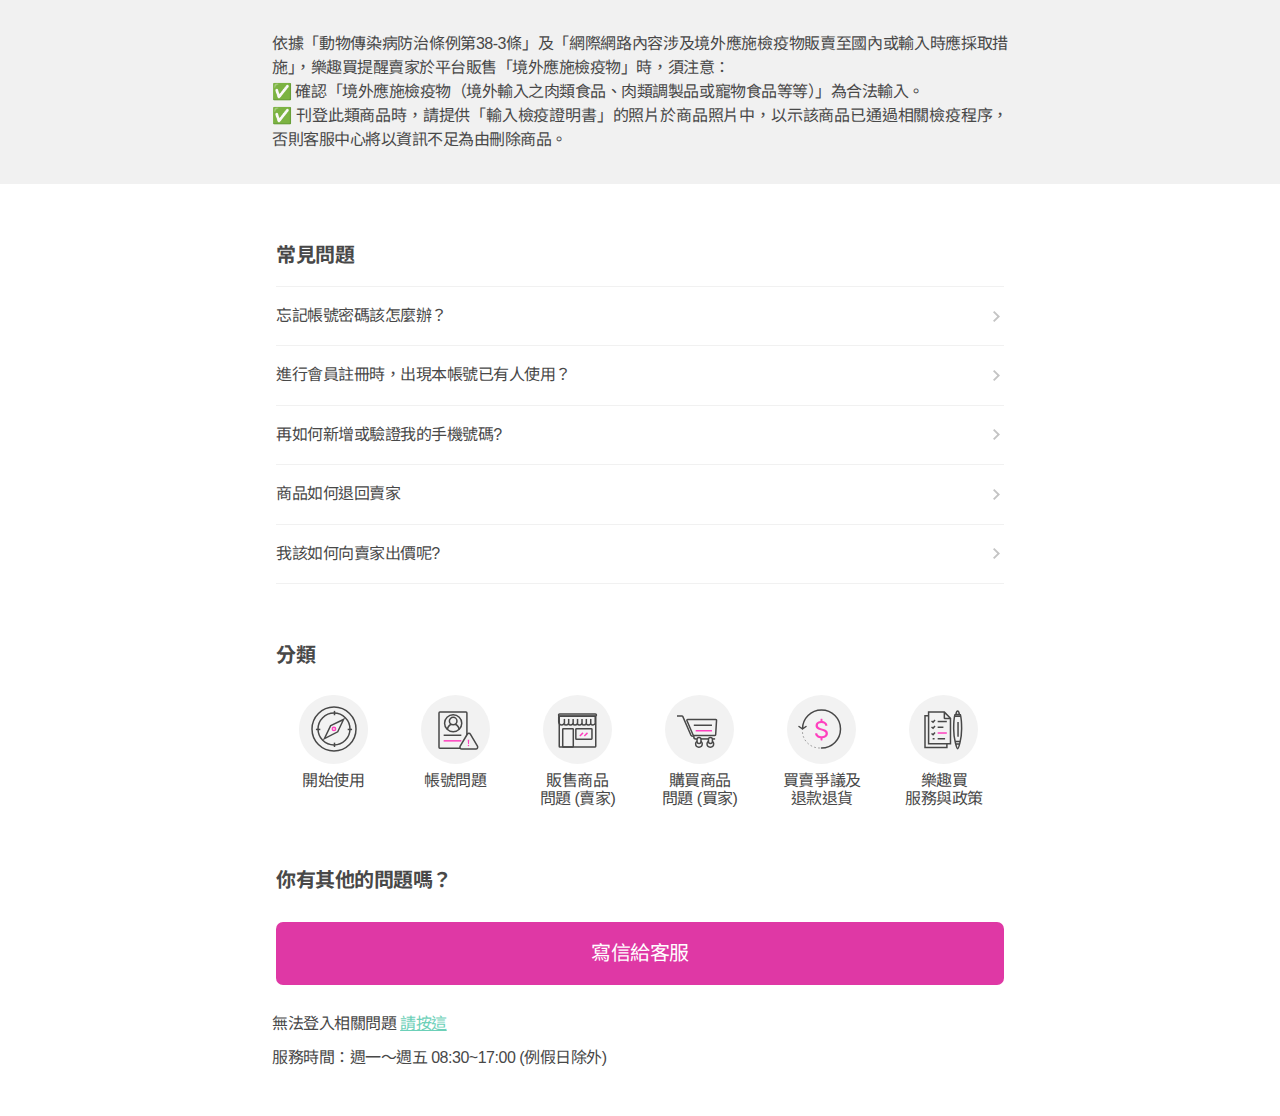
<file: index.html>
<!DOCTYPE html>
<html lang="zh-TW">

<head>
  <meta charset="UTF-8">
  <meta name="viewport" content="width=device-width, initial-scale=1">
  <!-- Google Font -->
  <link href="https://fonts.googleapis.com/css2?family=Noto+Sans+TC:wght@400;700&display=swap" rel="stylesheet">
  <title>Rakuma 購物幫助中心 </title>
  <link rel="stylesheet" href="styles.css?e0c57291fd2241369c89">
</head>
<body>
  <header class="gray">
    <div>
      依據「動物傳染病防治條例第38-3條」及「網際網路內容涉及境外應施檢疫物販賣至國內或輸入時應採取措施」，樂趣買提醒賣家於平台販售「境外應施檢疫物」時，須注意：<br/>
      ✅ 確認「境外應施檢疫物（境外輸入之肉類食品、肉類調製品或寵物食品等等）」為合法輸入。<br/>
      ✅ 刊登此類商品時，請提供「輸入檢疫證明書」的照片於商品照片中，以示該商品已通過相關檢疫程序，否則客服中心將以資訊不足為由刪除商品。
    </div>
  </header>

  <main>
    <h1>常見問題</h1>
    <a class="list-view-item" href="article1.html">忘記帳號密碼該怎麼辦？</a>
    <a class="list-view-item" href="article2.html">進行會員註冊時，出現本帳號已有人使用？</a>
    <a class="list-view-item" href="article3.html">再如何新增或驗證我的手機號碼?</a>
    <a class="list-view-item" href="article4.html">商品如何退回賣家</a>
    <a class="list-view-item" href="article5.html">我該如何向賣家出價呢?</a>

    <h1>分類</h1>
    <div class="category-layout">
      <a href="start.html">
        <img src="data:image/svg+xml,%3Csvg width='69' height='69' viewBox='0 0 69 69' fill='none' xmlns='http://www.w3.org/2000/svg'%3E%3Cpath d='M69 34.5C69 53.5538 53.5538 69 34.5 69C15.4462 69 0 53.5538 0 34.5C0 15.4462 15.4462 0 34.5 0C53.5538 0 69 15.4462 69 34.5Z' fill='%23F2F2F2'/%3E%3Cpath d='M34.9999 49.9811C43.8261 49.9811 50.9811 42.8261 50.9811 34C50.9811 25.1739 43.8261 18.0189 34.9999 18.0189C26.1738 18.0189 19.0188 25.1739 19.0188 34C19.0188 42.8261 26.1738 49.9811 34.9999 49.9811Z' stroke='%23484848' stroke-width='1.5' stroke-miterlimit='10'/%3E%3Cpath d='M35 56C47.1503 56 57 46.1503 57 34C57 21.8497 47.1503 12 35 12C22.8497 12 13 21.8497 13 34C13 46.1503 22.8497 56 35 56Z' stroke='%23484848' stroke-width='1.5' stroke-miterlimit='10'/%3E%3Cpath d='M34.9481 35.592C35.856 35.592 36.592 34.856 36.592 33.9481C36.592 33.0402 35.856 32.3042 34.9481 32.3042C34.0402 32.3042 33.3042 33.0402 33.3042 33.9481C33.3042 34.856 34.0402 35.592 34.9481 35.592Z' stroke='%23FE40BE' stroke-width='1.5' stroke-miterlimit='10'/%3E%3Cpath d='M31.6791 30.6792L44.547 24.4528L38.7357 36.8019L25.4526 43.5472L31.6791 30.6792Z' stroke='%23484848' stroke-width='1.5' stroke-miterlimit='10'/%3E%3Cpath d='M35.4961 15.8649L35.4961 20.2487' stroke='%23484848' stroke-width='1.5' stroke-miterlimit='10'/%3E%3Cpath d='M35.4961 47.6475L35.4961 52.0313' stroke='%23484848' stroke-width='1.5' stroke-miterlimit='10'/%3E%3Cpath d='M53.083 34.4443L48.6992 34.4443' stroke='%23484848' stroke-width='1.5' stroke-miterlimit='10'/%3E%3Cpath d='M21.3008 34.4443L16.917 34.4443' stroke='%23484848' stroke-width='1.5' stroke-miterlimit='10'/%3E%3C/svg%3E%0A" />
        開始使用
      </a>
      <a href="account.html">
        <img src="data:image/svg+xml,%3Csvg width='69' height='69' viewBox='0 0 69 69' fill='none' xmlns='http://www.w3.org/2000/svg'%3E%3Ccircle cx='34.5' cy='34.5' r='34.5' fill='%23F2F2F2'/%3E%3Cpath d='M44.9871 17H18.9306C18.4166 17 18 17.4166 18 17.9306V52.3623C18 52.8763 18.4166 53.2929 18.9306 53.2929H44.9871C45.501 53.2929 45.9176 52.8763 45.9176 52.3624V17.9306C45.9176 17.4166 45.501 17 44.9871 17Z' stroke='%23484848' stroke-width='1.5' stroke-miterlimit='10'/%3E%3Cpath d='M34.1667 29.2117C34.1667 29.2117 37.9607 30.977 37.9607 34.3116' stroke='%23484848' stroke-width='1.5' stroke-miterlimit='10'/%3E%3Cpath d='M32.1698 36.6655C36.9118 36.6655 40.756 32.8892 40.756 28.2309C40.756 23.5726 36.9118 19.7963 32.1698 19.7963C27.4277 19.7963 23.5835 23.5726 23.5835 28.2309C23.5835 32.8892 27.4277 36.6655 32.1698 36.6655Z' stroke='%23484848' stroke-width='1.5' stroke-miterlimit='10'/%3E%3Cpath d='M32.1697 29.8001C34.265 29.8001 35.9636 28.1315 35.9636 26.0732C35.9636 24.0149 34.265 22.3463 32.1697 22.3463C30.0743 22.3463 28.3757 24.0149 28.3757 26.0732C28.3757 28.1315 30.0743 29.8001 32.1697 29.8001Z' stroke='%23484848' stroke-width='1.5' stroke-miterlimit='10'/%3E%3Cpath d='M30.3725 29.2117C30.3725 29.2117 26.5786 30.977 26.5786 34.3116' stroke='%23484848' stroke-width='1.5' stroke-miterlimit='10'/%3E%3Cpath d='M22.6528 40.2647H40.334' stroke='%23484848' stroke-width='1.5' stroke-miterlimit='10'/%3E%3Cpath d='M22.6528 45.8482H40.334' stroke='%23FE40BE' stroke-width='1.5' stroke-miterlimit='10'/%3E%3Cpath d='M49.4877 39.2716C48.773 38.0465 47.0055 38.039 46.2804 39.258L39.1851 51.1874C38.4472 52.428 39.3412 54 40.7847 54H54.8389C56.2754 54 57.1704 52.4418 56.4466 51.201L49.4877 39.2716Z' fill='%23F1F1F1' stroke='%23484848' stroke-width='1.5' stroke-miterlimit='10'/%3E%3Cpath d='M47.0377 48.904H47.9195L48.1529 45.9472L48.1961 44.6591H46.761L46.8042 45.9472L47.0377 48.904ZM47.4786 51.2037C47.9108 51.2037 48.2394 50.8924 48.2394 50.4429C48.2394 49.9847 47.9108 49.6734 47.4786 49.6734C47.0463 49.6734 46.7178 49.9847 46.7178 50.4429C46.7178 50.8924 47.0377 51.2037 47.4786 51.2037Z' fill='%23FE40BE'/%3E%3C/svg%3E%0A" />
        帳號問題
      </a>
      <a href="seller.html">
        <img src="data:image/svg+xml,%3Csvg width='69' height='69' viewBox='0 0 69 69' fill='none' xmlns='http://www.w3.org/2000/svg'%3E%3Ccircle cx='34.5' cy='34.5' r='34.5' fill='%23F2F2F2'/%3E%3Cpath d='M52.1301 52.0224H16.8702C16.4844 52.0224 16.2529 51.7138 16.2529 51.4052V21.7776C16.2529 21.3918 16.5616 21.1603 16.8702 21.1603H52.1301C52.5158 21.1603 52.7473 21.469 52.7473 21.7776V51.328C52.7473 51.7138 52.5158 52.0224 52.1301 52.0224Z' stroke='%23484848' stroke-width='1.49211' stroke-miterlimit='10'/%3E%3Cpath d='M49.8924 29.956C49.0437 29.956 48.195 29.5703 47.6549 28.953C47.1148 29.5703 46.3432 29.956 45.4174 29.956C44.5687 29.956 43.72 29.5703 43.1799 28.953C42.6398 29.5703 41.8682 29.956 40.9424 29.956C40.0937 29.956 39.245 29.5703 38.7049 28.953C38.1648 29.5703 37.3932 29.956 36.4674 29.956C35.6187 29.956 34.77 29.5703 34.2299 28.953C33.6898 29.5703 32.9182 29.956 31.9924 29.956C31.1437 29.956 30.295 29.5703 29.7549 28.953C29.2148 29.5703 28.4432 29.956 27.5174 29.956C26.6687 29.956 25.82 29.5703 25.2799 28.953C24.7398 29.5703 23.9682 29.956 23.0424 29.956C22.1165 29.956 21.345 29.5703 20.8049 28.953C20.2648 29.5703 19.4932 29.956 18.5674 29.956C17.0243 29.956 15.7126 28.6444 15.7126 27.1013V21.7776C15.7126 21.3918 16.0213 21.1603 16.3299 21.1603H51.5898C51.9756 21.1603 52.207 21.469 52.207 21.7776V27.1013C52.7471 28.6444 51.5126 29.956 49.8924 29.956Z' stroke='%23484848' stroke-width='1.49211' stroke-miterlimit='10'/%3E%3Cpath d='M21.4224 23.9379V28.8759' stroke='%23484848' stroke-width='1.49211' stroke-miterlimit='10'/%3E%3Cpath d='M25.6658 23.9379V28.8759' stroke='%23484848' stroke-width='1.49211' stroke-miterlimit='10'/%3E%3Cpath d='M30.1407 23.9379V28.8759' stroke='%23484848' stroke-width='1.49211' stroke-miterlimit='10'/%3E%3Cpath d='M34.5387 23.9379V28.8759' stroke='%23484848' stroke-width='1.49211' stroke-miterlimit='10'/%3E%3Cpath d='M39.0134 23.9379V28.8759' stroke='%23484848' stroke-width='1.49211' stroke-miterlimit='10'/%3E%3Cpath d='M43.3344 23.9379V28.8759' stroke='%23484848' stroke-width='1.49211' stroke-miterlimit='10'/%3E%3Cpath d='M47.7321 23.9379V28.8759' stroke='%23484848' stroke-width='1.49211' stroke-miterlimit='10'/%3E%3Cpath d='M29.755 52.0224H20.3421C19.9563 52.0224 19.7249 51.7138 19.7249 51.4051V34.2767C19.7249 33.8909 20.0335 33.6595 20.3421 33.6595H29.6779C30.0636 33.6595 30.2951 33.9681 30.2951 34.2767V51.328C30.3723 51.7138 30.0636 52.0224 29.755 52.0224Z' stroke='%23484848' stroke-width='1.49211' stroke-miterlimit='10'/%3E%3Cpath d='M48.3492 44.3069H33.4583C33.0725 44.3069 32.8411 43.9982 32.8411 43.6896V34.2767C32.8411 33.8909 33.1497 33.6595 33.4583 33.6595H48.3492C48.735 33.6595 48.9665 33.9681 48.9665 34.2767V43.6125C48.9665 43.9982 48.735 44.3069 48.3492 44.3069Z' stroke='%23484848' stroke-width='1.49211' stroke-miterlimit='10'/%3E%3Cpath d='M40.0166 37.903L36.8533 40.9892' stroke='%23FE40BE' stroke-width='1.49211' stroke-miterlimit='10'/%3E%3Cpath d='M44.4914 37.903L41.328 40.9892' stroke='%23FE40BE' stroke-width='1.49211' stroke-miterlimit='10'/%3E%3Cpath d='M16.6385 19C16.0213 19 15.5583 19.4629 15.5583 20.0802C15.5583 20.6974 16.0213 21.1603 16.6385 21.1603H52.3614C52.9786 21.1603 53.4415 20.6974 53.4415 20.0802C53.4415 19.4629 52.9786 19 52.3614 19H16.6385Z' stroke='%23484848' stroke-width='1.49211' stroke-miterlimit='10'/%3E%3C/svg%3E%0A" />
        販售商品<br/>問題 (賣家)
      </a>
      <a href="buyer.html">
        <img src="data:image/svg+xml,%3Csvg width='69' height='69' viewBox='0 0 69 69' fill='none' xmlns='http://www.w3.org/2000/svg'%3E%3Ccircle cx='34.5' cy='34.5' r='34.5' fill='%23F2F2F2'/%3E%3Cpath d='M49.8426 40.4157H28.8089C28.5393 40.4157 28.2696 40.236 28.0898 39.9663L21.8876 25.5843C21.7977 25.3146 21.8876 25.045 21.9775 24.8652C22.1572 24.6854 22.337 24.5056 22.6067 24.5056H50.7415C50.9213 24.5056 51.1909 24.5955 51.2808 24.7753C51.4606 24.8652 51.5505 25.1348 51.5505 25.3146L50.6516 39.6966C50.6516 40.1461 50.2921 40.4157 49.8426 40.4157Z' stroke='%23484848' stroke-width='1.5' stroke-miterlimit='10'/%3E%3Cpath d='M46.9663 43.9214H50.1124' stroke='%23484848' stroke-width='1.5' stroke-miterlimit='10'/%3E%3Cpath d='M36 43.9214H43.1011' stroke='%23484848' stroke-width='1.5' stroke-miterlimit='10'/%3E%3Cpath d='M28.8091 40.4157V42.0337C28.8091 43.1124 29.708 43.9214 30.6967 43.9214H31.7754' stroke='%23484848' stroke-width='1.5' stroke-miterlimit='10'/%3E%3Cpath d='M12 21H17.0337C17.3034 21 17.573 21.1798 17.7528 21.4494L25.8427 40.0562C26.4719 41.3146 27.2809 41.3146 28.8989 41.3146' stroke='%23484848' stroke-width='1.5' stroke-miterlimit='10'/%3E%3Cpath d='M45.4382 48.4157C44.3596 48.4157 43.4607 47.5169 43.4607 46.4382V44.3708C43.4607 43.2921 44.3596 42.3933 45.4382 42.3933C46.5169 42.3933 47.4158 43.2921 47.4158 44.3708V46.4382C47.4158 47.5169 46.5169 48.4157 45.4382 48.4157Z' stroke='%23484848' stroke-width='1.5' stroke-miterlimit='10'/%3E%3Cpath d='M47.4157 46.2584C48.2247 46.8877 48.6741 47.8764 48.6741 48.8652C48.6741 50.6629 47.2359 52.191 45.3483 52.191C43.5505 52.191 42.0225 50.7528 42.0225 48.8652C42.0225 47.8764 42.4719 46.8877 43.2809 46.2584' stroke='%23484848' stroke-width='1.5' stroke-miterlimit='10'/%3E%3Cpath d='M34.0225 48.4157C32.9438 48.4157 32.0449 47.5169 32.0449 46.4382V44.3708C32.0449 43.2921 32.9438 42.3933 34.0225 42.3933C35.1011 42.3933 36 43.2921 36 44.3708V46.4382C36 47.5169 35.1011 48.4157 34.0225 48.4157Z' stroke='%23484848' stroke-width='1.5' stroke-miterlimit='10'/%3E%3Cpath d='M35.9999 46.2584C36.8089 46.8877 37.2584 47.8764 37.2584 48.8652C37.2584 50.6629 35.8202 52.191 33.9325 52.191C32.1348 52.191 30.6067 50.7528 30.6067 48.8652C30.6067 47.8764 31.0561 46.8877 31.8651 46.2584' stroke='%23484848' stroke-width='1.5' stroke-miterlimit='10'/%3E%3Cpath d='M46.9664 30.2584H28.8091' stroke='%23484848' stroke-width='1.5' stroke-miterlimit='10'/%3E%3Cpath d='M46.9662 35.7416H30.6965' stroke='%23FE40BE' stroke-width='1.5' stroke-miterlimit='10'/%3E%3C/svg%3E%0A" />
        購買商品<br/>問題 (買家)
      </a>
      <a href="conflict.html">
        <img src="data:image/svg+xml,%3Csvg width='69' height='69' viewBox='0 0 69 69' fill='none' xmlns='http://www.w3.org/2000/svg'%3E%3Ccircle cx='34.5' cy='34.5' r='34.5' fill='%23F2F2F2'/%3E%3Cpath d='M34.5 53C44.9934 53 53.5 44.4934 53.5 34C53.5 23.5066 44.9934 15 34.5 15C24.0066 15 15.5 23.5066 15.5 34M15.5 34L12 31.5M15.5 34L19 31.5' stroke='%23484848' stroke-width='1.5' stroke-linecap='round'/%3E%3Cpath d='M32.5 53C23.5 53 15.5 45.5 15.5 36.5' stroke='%23484848' stroke-width='0.5' stroke-miterlimit='16' stroke-linecap='round' stroke-linejoin='round' stroke-dasharray='1 3'/%3E%3Cpath d='M34.0772 45.4C33.9172 45.4 33.7812 45.352 33.6692 45.256C33.5732 45.16 33.5252 45.024 33.5252 44.848V43.168C32.4052 43.072 31.4372 42.816 30.6212 42.4C29.8212 41.968 29.2052 41.44 28.7732 40.816C28.3572 40.176 28.1332 39.496 28.1012 38.776C28.1012 38.648 28.1492 38.536 28.2452 38.44C28.3412 38.344 28.4612 38.296 28.6052 38.296H29.7572C30.0612 38.296 30.2692 38.456 30.3812 38.776C30.5252 39.448 30.9332 40.032 31.6052 40.528C32.2932 41.008 33.2692 41.248 34.5332 41.248C35.8932 41.248 36.9092 41.008 37.5812 40.528C38.2532 40.048 38.5892 39.384 38.5892 38.536C38.5892 37.992 38.4212 37.544 38.0852 37.192C37.7652 36.84 37.2772 36.536 36.6212 36.28C35.9812 36.008 35.0132 35.68 33.7172 35.296C32.4852 34.944 31.5012 34.568 30.7652 34.168C30.0292 33.768 29.4772 33.28 29.1092 32.704C28.7412 32.112 28.5572 31.368 28.5572 30.472C28.5572 29.272 28.9972 28.264 29.8772 27.448C30.7572 26.632 31.9732 26.152 33.5252 26.008V24.352C33.5252 24.176 33.5732 24.04 33.6692 23.944C33.7812 23.848 33.9172 23.8 34.0772 23.8H34.9412C35.1012 23.8 35.2292 23.856 35.3252 23.968C35.4212 24.064 35.4692 24.192 35.4692 24.352V26.032C36.4932 26.16 37.3732 26.448 38.1092 26.896C38.8452 27.344 39.3972 27.872 39.7652 28.48C40.1492 29.072 40.3572 29.672 40.3892 30.28C40.3892 30.424 40.3412 30.544 40.2452 30.64C40.1492 30.736 40.0292 30.784 39.8852 30.784H38.6852C38.5572 30.784 38.4292 30.744 38.3012 30.664C38.1892 30.584 38.1172 30.464 38.0852 30.304C37.9892 29.616 37.6052 29.048 36.9332 28.6C36.2612 28.152 35.4212 27.928 34.4132 27.928C33.3252 27.928 32.4612 28.144 31.8212 28.576C31.1812 28.992 30.8612 29.616 30.8612 30.448C30.8612 31.008 31.0052 31.464 31.2932 31.816C31.5972 32.168 32.0532 32.48 32.6612 32.752C33.2852 33.024 34.1812 33.336 35.3492 33.688C36.7092 34.072 37.7812 34.456 38.5652 34.84C39.3492 35.224 39.9332 35.704 40.3172 36.28C40.7012 36.84 40.8932 37.568 40.8932 38.464C40.8932 39.824 40.4052 40.92 39.4292 41.752C38.4692 42.584 37.1492 43.064 35.4692 43.192V44.848C35.4692 45.008 35.4212 45.136 35.3252 45.232C35.2292 45.344 35.1012 45.4 34.9412 45.4H34.0772Z' fill='%23FE40BE'/%3E%3C/svg%3E%0A" />
        買賣爭議及<br/>退款退貨
      </a>
      <a href="policy.html">
        <img src="data:image/svg+xml,%3Csvg width='69' height='69' viewBox='0 0 69 69' fill='none' xmlns='http://www.w3.org/2000/svg'%3E%3Ccircle cx='34.5' cy='34.5' r='34.5' fill='%23F2F2F2'/%3E%3Cpath d='M37.8974 48.8575V52.4463H16V20.7053H19.5832M35.3494 17.5153V23.0181C35.3494 23.3371 35.5883 23.5764 35.9068 23.5764H41.401M41.4807 23.2574V48.8575H19.5832V17.1165H35.3494L41.4807 23.2574Z' stroke='%23484848' stroke-width='1.5' stroke-miterlimit='10'/%3E%3Cpath d='M46.8153 19.4293H50.4782M51.4337 19.8281C51.4337 19.5888 51.1948 19.4293 50.8763 19.4293H50.3986C50.0004 16.957 49.443 16 48.6468 16C47.8505 16 47.2931 16.957 46.895 19.4293H46.4172C46.1783 19.4293 45.9394 19.5888 45.8598 19.9078C45.0635 23.0979 44.6654 27.9627 44.6654 33.625C44.6654 44.4712 47.9301 53.6426 48.6468 53.6426C49.3634 53.6426 52.6281 44.9497 52.6281 33.625C52.6281 27.9627 52.23 23.0979 51.4337 19.8281ZM46.4968 49.017H50.8763H46.4968ZM46.0191 46.6245H51.3541H46.0191ZM46.0191 21.1838H51.3541H46.0191Z' stroke='%23484848' stroke-width='1.5' stroke-miterlimit='10'/%3E%3Cpath d='M49.0453 27.0057V41.6799' stroke='%23484848' stroke-width='1.5' stroke-miterlimit='10'/%3E%3Cpath d='M26 37.5L24.0423 39.6861L22.5 38.5' stroke='%23484848' stroke-width='1.5' stroke-miterlimit='10'/%3E%3Cpath d='M26 31L24.0423 33.1861L22.5 32' stroke='%23484848' stroke-width='1.5' stroke-miterlimit='10'/%3E%3Cpath d='M26 25L24.0423 27.1861L22.5 26' stroke='%23484848' stroke-width='1.5' stroke-miterlimit='10'/%3E%3Cpath d='M28.6608 26.5272H37.8179' stroke='%23484848' stroke-width='1.5' stroke-miterlimit='10'/%3E%3Cpath d='M28.6608 32.2693H34.3939' stroke='%23484848' stroke-width='1.5' stroke-miterlimit='10'/%3E%3Cpath d='M28.6608 38.0114H37.8179' stroke='%23FE40BE' stroke-width='1.5' stroke-miterlimit='10'/%3E%3Cpath d='M28.6608 43.7535H36.0661' stroke='%23484848' stroke-width='1.5' stroke-miterlimit='10'/%3E%3Cpath d='M23.6442 43.7535H25.5552' stroke='%23484848' stroke-width='1.5' stroke-miterlimit='10'/%3E%3C/svg%3E%0A" />
        樂趣買<br/>服務與政策
      </a>
    </div>
    <h1>你有其他的問題嗎？</h1>
    <a href="https://rakuma.rakuten.com.tw/guide/app/inquiries/index.html " class="cta-button">寫信給客服</a>
    <p>
      無法登入相關問題 <a href="article1.html">請按這</a>
    </p>
    <p>
      <span>服務時間：週一～週五 08:30~17:00</span>
      <span>(例假日除外)</span>
    </p>
  </main>
</body>
</html>
</file>
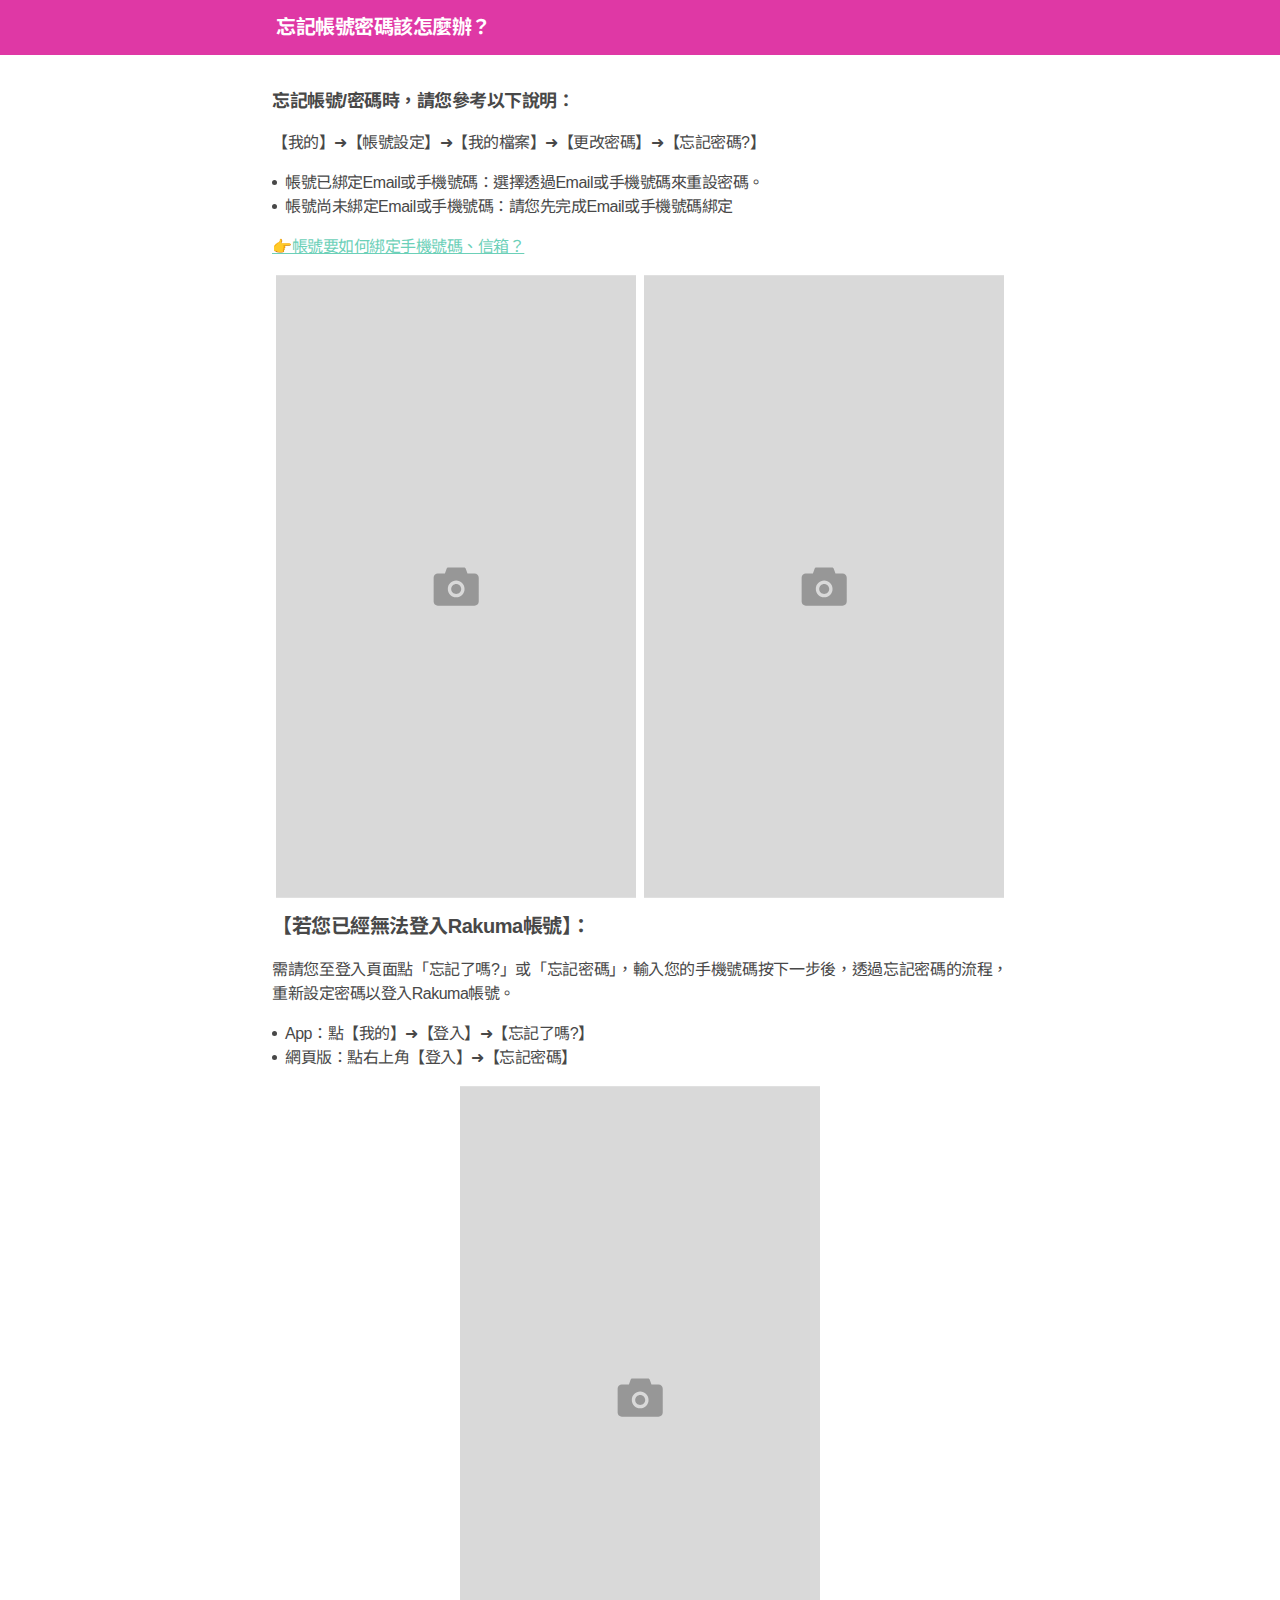
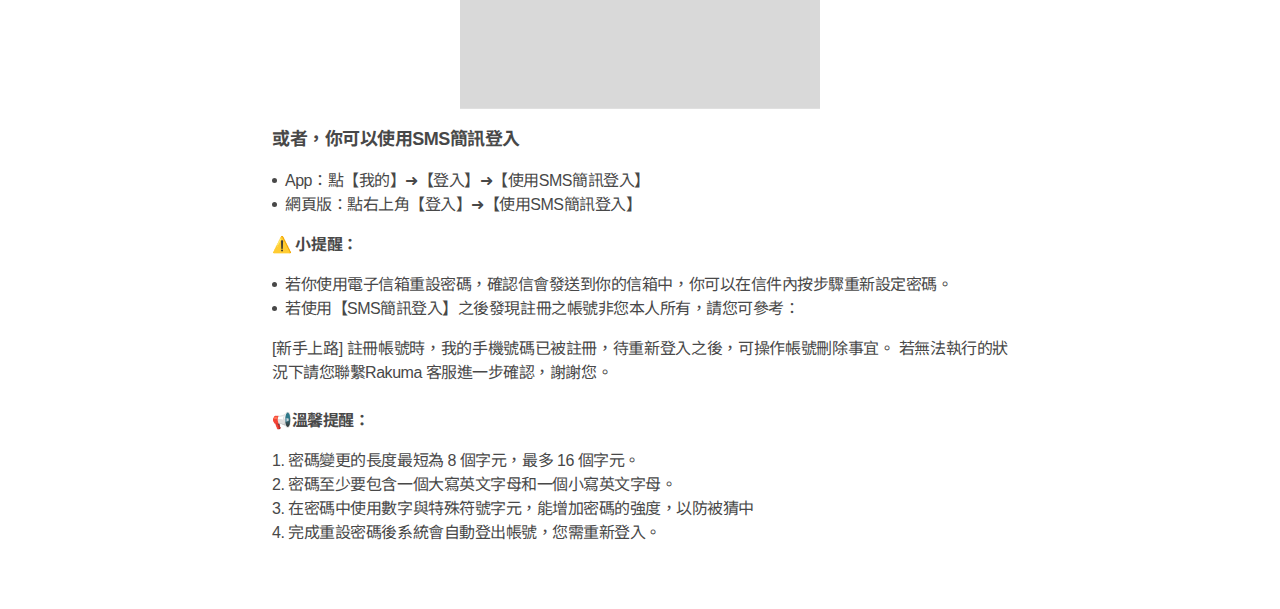
<file: article1.html>
<!DOCTYPE html>
<html lang="zh-TW">
  <head>
    <meta charset="UTF-8" />
    <meta name="viewport" content="width=device-width, initial-scale=1" />
    <!-- Google Font -->
    <link
      href="https://fonts.googleapis.com/css2?family=Noto+Sans+TC:wght@400;700&display=swap"
      rel="stylesheet"
    />
    <title>忘記帳號密碼該怎麼辦？</title>
    <link rel="stylesheet" href="styles.css?e0c57291fd2241369c89" />
  </head>
  <body>
    <header>
      <h1>忘記帳號密碼該怎麼辦？</h1>
    </header>
    <article>
      <h2>忘記帳號/密碼時，請您參考以下說明：</h2>
      【我的】➜【帳號設定】➜【我的檔案】➜【更改密碼】➜【忘記密碼?】
      <ul>
        <li>帳號已綁定Email或手機號碼：選擇透過Email或手機號碼來重設密碼。</li>
        <li>帳號尚未綁定Email或手機號碼：請您先完成Email或手機號碼綁定</li>
      </ul>

      <a href="test.html">👉帳號要如何綁定手機號碼、信箱？</a>

      <div class="two-images">
        <div class="half">
          <p>
            
            <img class="contain" src="./assets/images/mobile-pic.svg" />
          </p>
        </div>
        <div class="half">
          <p>
            <img class="contain" src="./assets/images/mobile-pic.svg" />
          </p>
        </div>
      </div>
      <section>
        <h1>【若您已經無法登入Rakuma帳號】：</h1>
        <p>
          需請您至登入頁面點「忘記了嗎?」或「忘記密碼」，輸入您的手機號碼按下一步後，透過忘記密碼的流程，重新設定密碼以登入Rakuma帳號。
        </p>

        <ul>
          <li>App：點【我的】➜【登入】➜【忘記了嗎?】</li>
          <li>網頁版：點右上角【登入】➜【忘記密碼】</li>
        </ul>
      
            <p>
              
              <img class="contain center" src="./assets/images/mobile-pic.svg" />
            </p>
        
      </section>
     <h2>或者，你可以使用SMS簡訊登入</h2> 
     <ul>
      <li>App：點【我的】➜【登入】➜【使用SMS簡訊登入】</li> 
      <li>網頁版：點右上角【登入】➜【使用SMS簡訊登入】</li>
    </ul>


<b>⚠️ 小提醒：</b>

<ul>
  <li>若你使用電子信箱重設密碼，確認信會發送到你的信箱中，你可以在信件內按步驟重新設定密碼。</li>
  <li>若使用【SMS簡訊登入】之後發現註冊之帳號非您本人所有，請您可參考：</li>
</ul>

[新手上路] 註冊帳號時，我的手機號碼已被註冊，待重新登入之後，可操作帳號刪除事宜。
若無法執行的狀況下請您聯繫Rakuma 客服進一步確認，謝謝您。 
<br><br>

<b> 📢溫馨提醒：</b>

<ol>
  <li>密碼變更的長度最短為 8 個字元，最多 16 個字元。</li>
  <li>密碼至少要包含一個大寫英文字母和一個小寫英文字母。  </li>
  <li>在密碼中使用數字與特殊符號字元，能增加密碼的強度，以防被猜中  </li>
  <li>完成重設密碼後系統會自動登出帳號，您需重新登入。</li>
</ol>

      
    </article>
  </body>
</html>
</file>
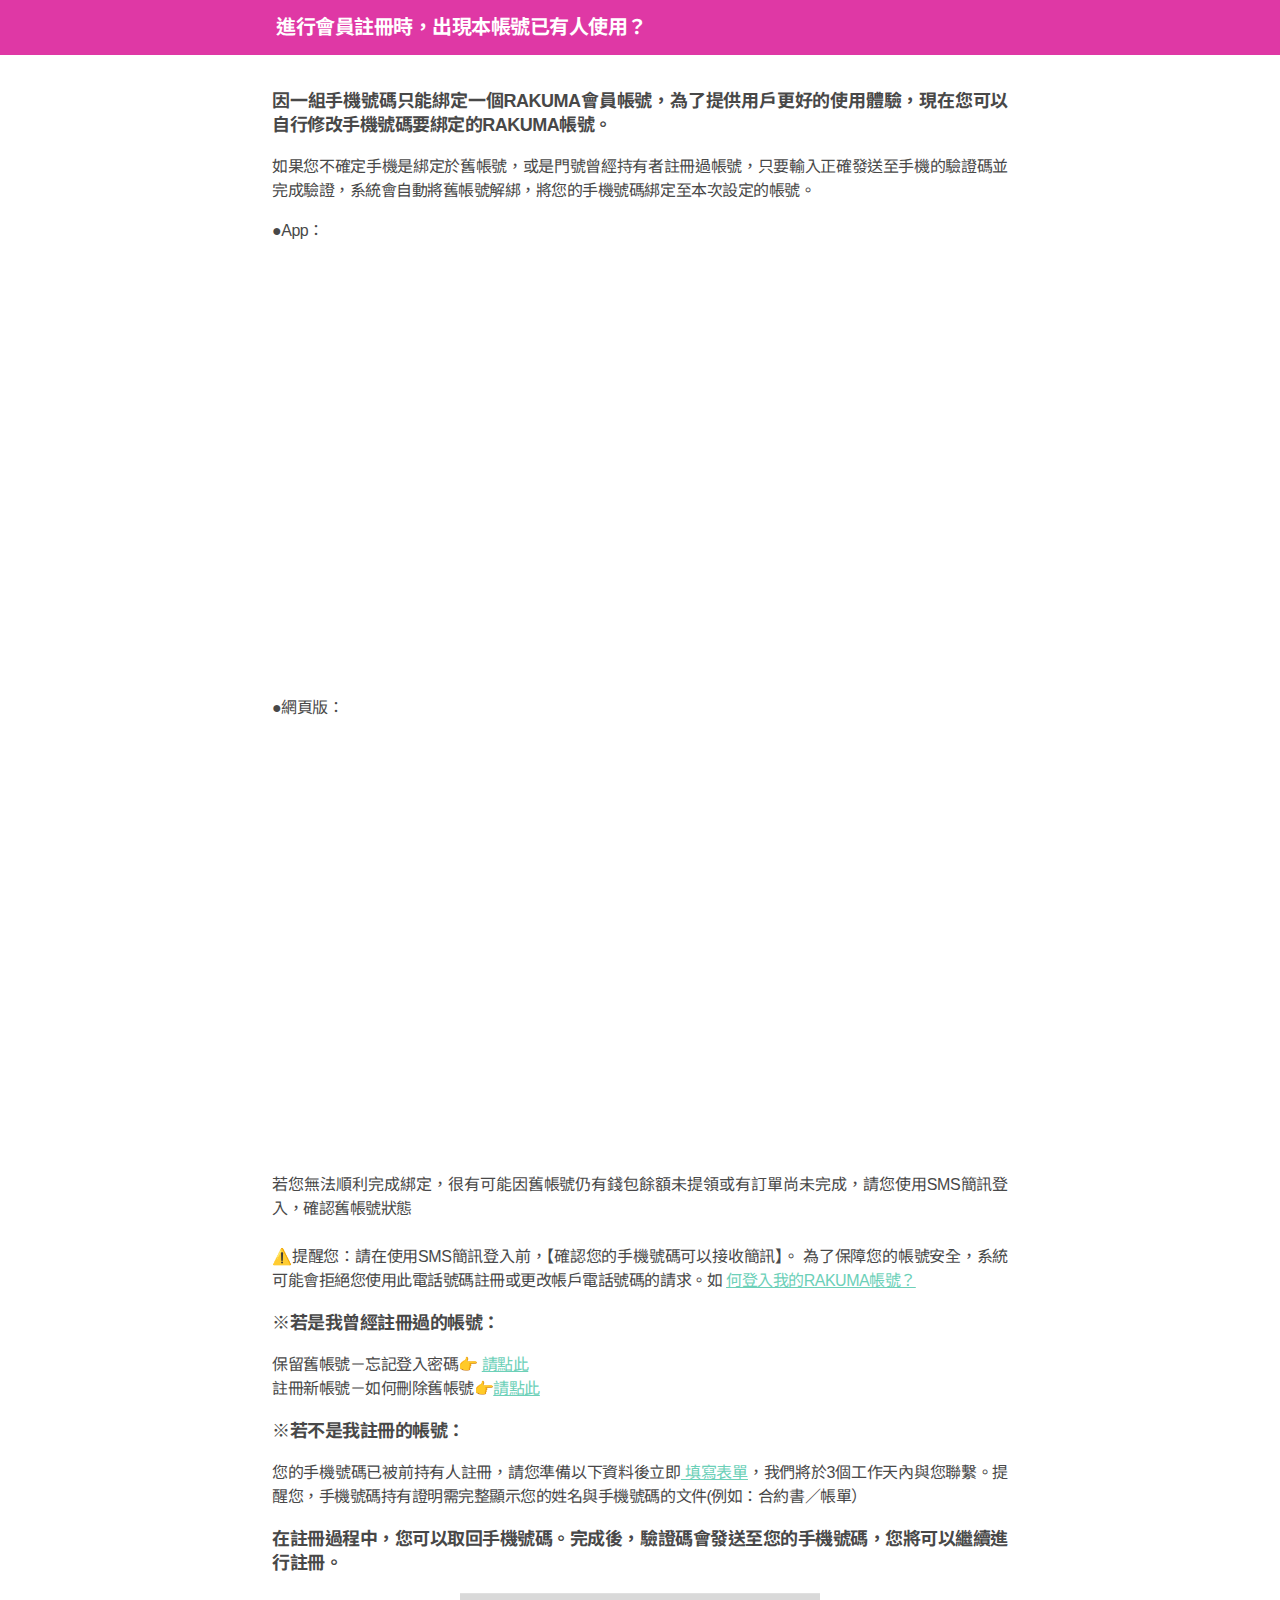
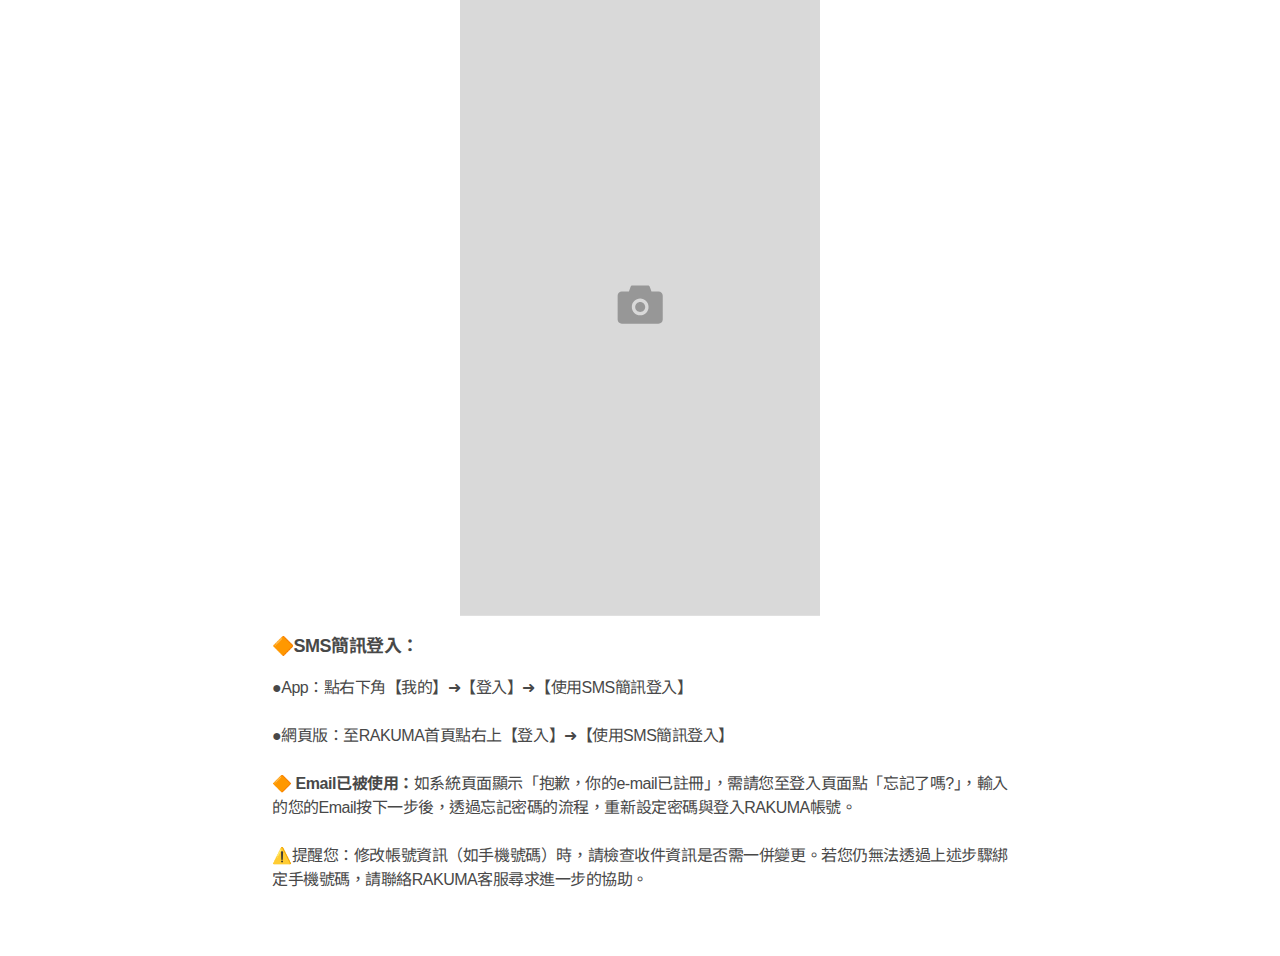
<file: article2.html>
<!DOCTYPE html>
<html lang="zh-TW">
  <head>
    <meta charset="UTF-8" />
    <meta name="viewport" content="width=device-width, initial-scale=1" />
    <!-- Google Font -->
    <link
      href="https://fonts.googleapis.com/css2?family=Noto+Sans+TC:wght@400;700&display=swap"
      rel="stylesheet"
    />
    <title>【RAKUMA】進行會員註冊時，出現本帳號已有人使用？</title>
    <link rel="stylesheet" href="styles.css?e0c57291fd2241369c89" />
  </head>
  <body>
    <header>
      <h1>進行會員註冊時，出現本帳號已有人使用？</h1>
    </header>
    <article>
      <h2>
        因一組手機號碼只能綁定一個RAKUMA會員帳號，為了提供用戶更好的使用體驗，現在您可以自行修改手機號碼要綁定的RAKUMA帳號。
      </h2>
      <p>
        如果您不確定手機是綁定於舊帳號，或是門號曾經持有者註冊過帳號，只要輸入正確發送至手機的驗證碼並完成驗證，系統會自動將舊帳號解綁，將您的手機號碼綁定至本次設定的帳號。
      </p>
      <p>●App：</p>

      <iframe
        class="video"
        src="https://www.youtube.com/embed/p2vpqKBPj4U"
        frameborder="0"
        allow="accelerometer; autoplay; encrypted-media; gyroscope;"
        allowfullscreen
      ></iframe>

     <p> ●網頁版：</p>
     
     <iframe
     class="video"
     src="https://www.youtube.com/embed/p2vpqKBPj4U"
     frameborder="0"
     allow="accelerometer; autoplay; encrypted-media; gyroscope;"
     allowfullscreen
   ></iframe>
      
      <p>
        若您無法順利完成綁定，很有可能因舊帳號仍有錢包餘額未提領或有訂單尚未完成，請您使用SMS簡訊登入，確認舊帳號狀態
        <br />
        <br />
        ⚠️提醒您：請在使用SMS簡訊登入前，【確認您的手機號碼可以接收簡訊】。
        為了保障您的帳號安全，系統可能會拒絕您使用此電話號碼註冊或更改帳戶電話號碼的請求。如
        <a href="#">何登入我的RAKUMA帳號？</a>
      </p>
      <h2>※若是我曾經註冊過的帳號：</h2>
      <p>
        保留舊帳號－忘記登入密碼👉
        <a href="#">請點此</a>
        <br />
        註冊新帳號－如何刪除舊帳號👉<a href="#">請點此</a>
      </p>
      <h2>※若不是我註冊的帳號：</h2>
      <p>您的手機號碼已被前持有人註冊，請您準備以下資料後立即<a href="#"> 填寫表單</a>，我們將於3個工作天內與您聯繫。提醒您，手機號碼持有證明需完整顯示您的姓名與手機號碼的文件(例如：合約書／帳單）</p>
      
      <h2>在註冊過程中，您可以取回手機號碼。完成後，驗證碼會發送至您的手機號碼，您將可以繼續進行註冊。</h2>
      <p>
        <img class="contain center" src="./assets/images/mobile-pic.svg" />
      </p>

      <h2>🔶SMS簡訊登入：</h2>
      <p>
        ●App：點右下角【我的】➜【登入】➜【使用SMS簡訊登入】<br><br>

        ●網頁版：至RAKUMA首頁點右上【登入】➜【使用SMS簡訊登入】 <br><br>
        
        
        
        🔶<b> Email已被使用：</b>如系統頁面顯示「抱歉，你的e-mail已註冊」，需請您至登入頁面點「忘記了嗎?」，輸入的您的Email按下一步後，透過忘記密碼的流程，重新設定密碼與登入RAKUMA帳號。 
        
        <br><br>
        
         ⚠️提醒您：修改帳號資訊（如手機號碼）時，請檢查收件資訊是否需一併變更。若您仍無法透過上述步驟綁定手機號碼，請聯絡RAKUMA客服尋求進一步的協助。</p>
    </article>
  </body>
</html>
</file>
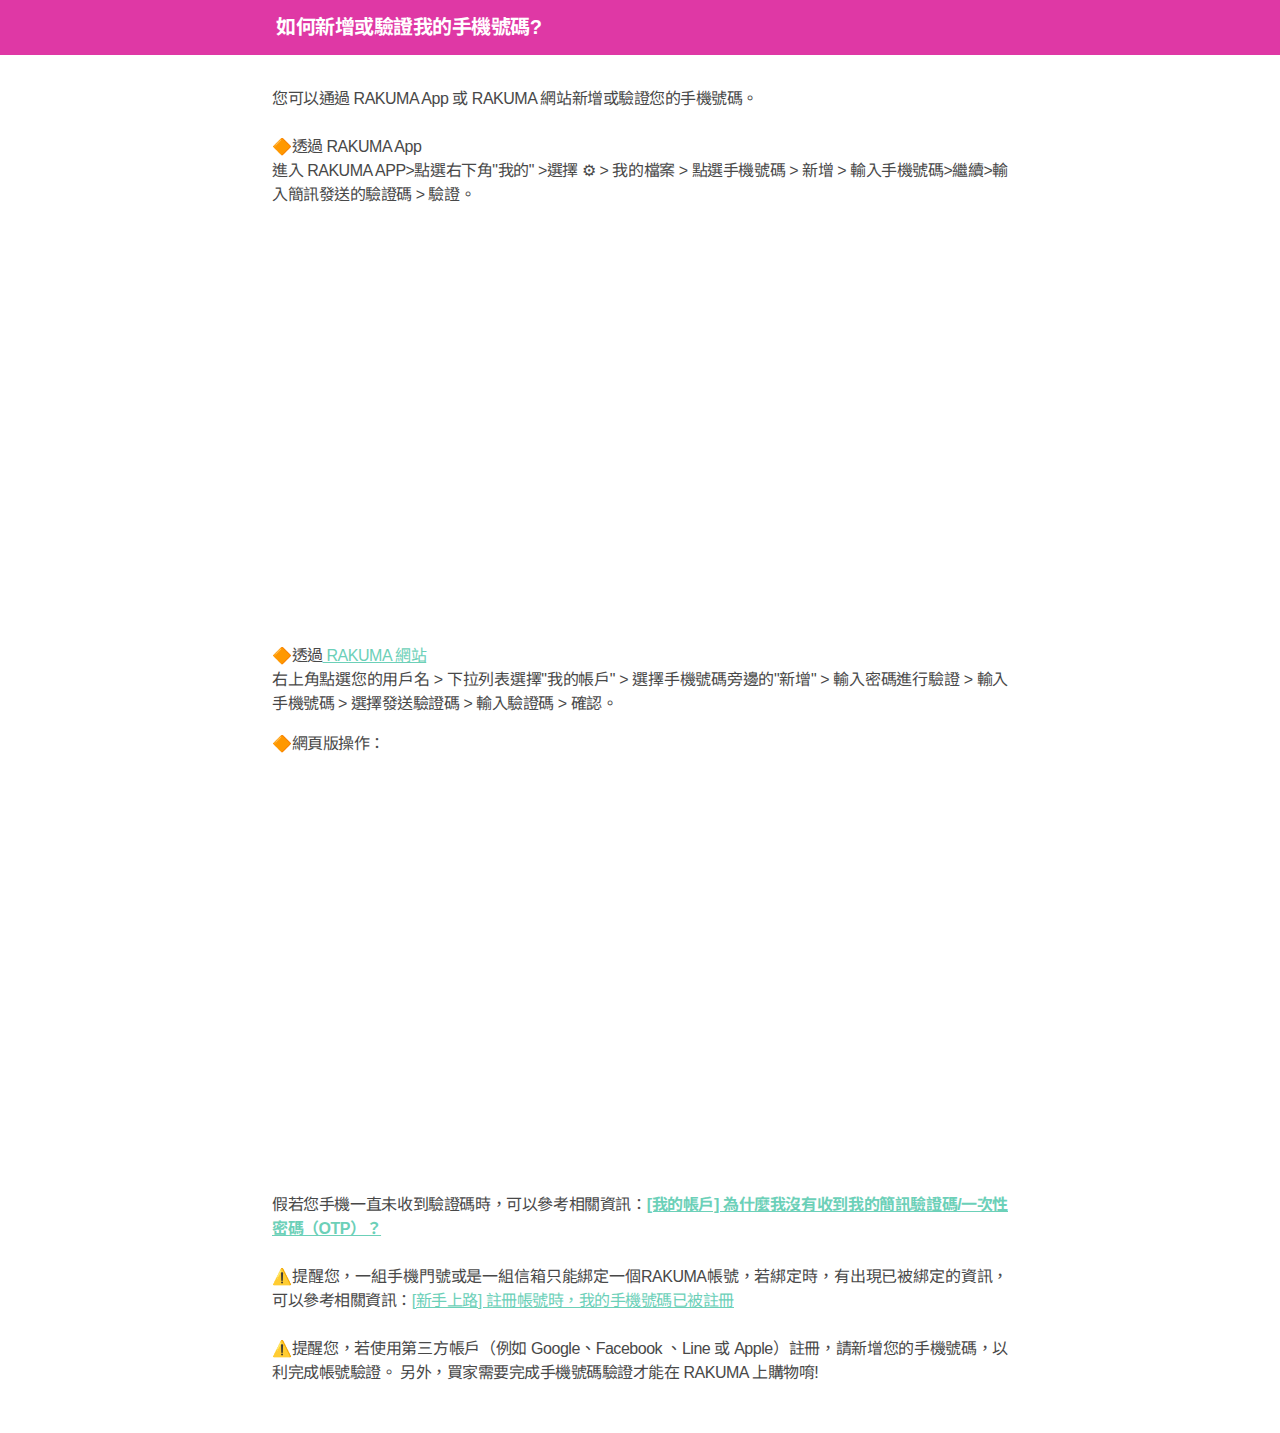
<file: article3.html>
<!DOCTYPE html>
<html lang="zh-TW">

<head>
  <meta charset="UTF-8">
  <meta name="viewport" content="width=device-width, initial-scale=1">
  <!-- Google Font -->
  <link href="https://fonts.googleapis.com/css2?family=Noto+Sans+TC:wght@400;700&display=swap" rel="stylesheet">
  <title>再度登入時會顯示電話號碼認證畫面</title>
  <link rel="stylesheet" href="styles.css?e0c57291fd2241369c89">
</head>
<body>
  <header>
    <h1> 如何新增或驗證我的手機號碼?</h1>
  </header>
  <article>
    <p>
    您可以通過 RAKUMA App 或 RAKUMA 網站新增或驗證您的手機號碼。 <br> <br>
    
    🔶透過 RAKUMA App <br>
    進入 RAKUMA APP>點選右下角"我的" >選擇 ⚙ > 我的檔案 > 點選手機號碼 > 新增 > 輸入手機號碼>繼續>輸入簡訊發送的驗證碼 > 驗證。 
  </p>
  <iframe
  class="video"
  src="https://www.youtube.com/embed/p2vpqKBPj4U"
  frameborder="0"
  allow="accelerometer; autoplay; encrypted-media; gyroscope;"
  allowfullscreen
></iframe>
🔶透過<a href=""> RAKUMA 網站</a> <br>

右上角點選您的用戶名 > 下拉列表選擇"我的帳戶" > 選擇手機號碼旁邊的"新增" > 輸入密碼進行驗證 > 輸入手機號碼 > 選擇發送驗證碼 > 輸入驗證碼 > 確認。
    
<p>🔶網頁版操作： </p>
<iframe
class="video"
src="https://www.youtube.com/embed/p2vpqKBPj4U"
frameborder="0"
allow="accelerometer; autoplay; encrypted-media; gyroscope;"
allowfullscreen
></iframe>
假若您手機一直未收到驗證碼時，可以參考相關資訊：<a href=""><b>[我的帳戶] 為什麼我沒有收到我的簡訊驗證碼/一次性密碼（OTP）？ </b> </a> <br> <br>


⚠️提醒您，一組手機門號或是一組信箱只能綁定一個RAKUMA帳號，若綁定時，有出現已被綁定的資訊，可以參考相關資訊：<a href="#">[新手上路] 註冊帳號時，我的手機號碼已被註冊 </a><br> <br>



﻿⚠️提醒您，若使用第三方帳戶（例如 Google、Facebook 、Line 或 Apple）註冊，請新增您的手機號碼，以利完成帳號驗證。
另外，買家需要完成手機號碼驗證才能在 RAKUMA 上購物唷!  
  </article>
</body>
</html>
</file>
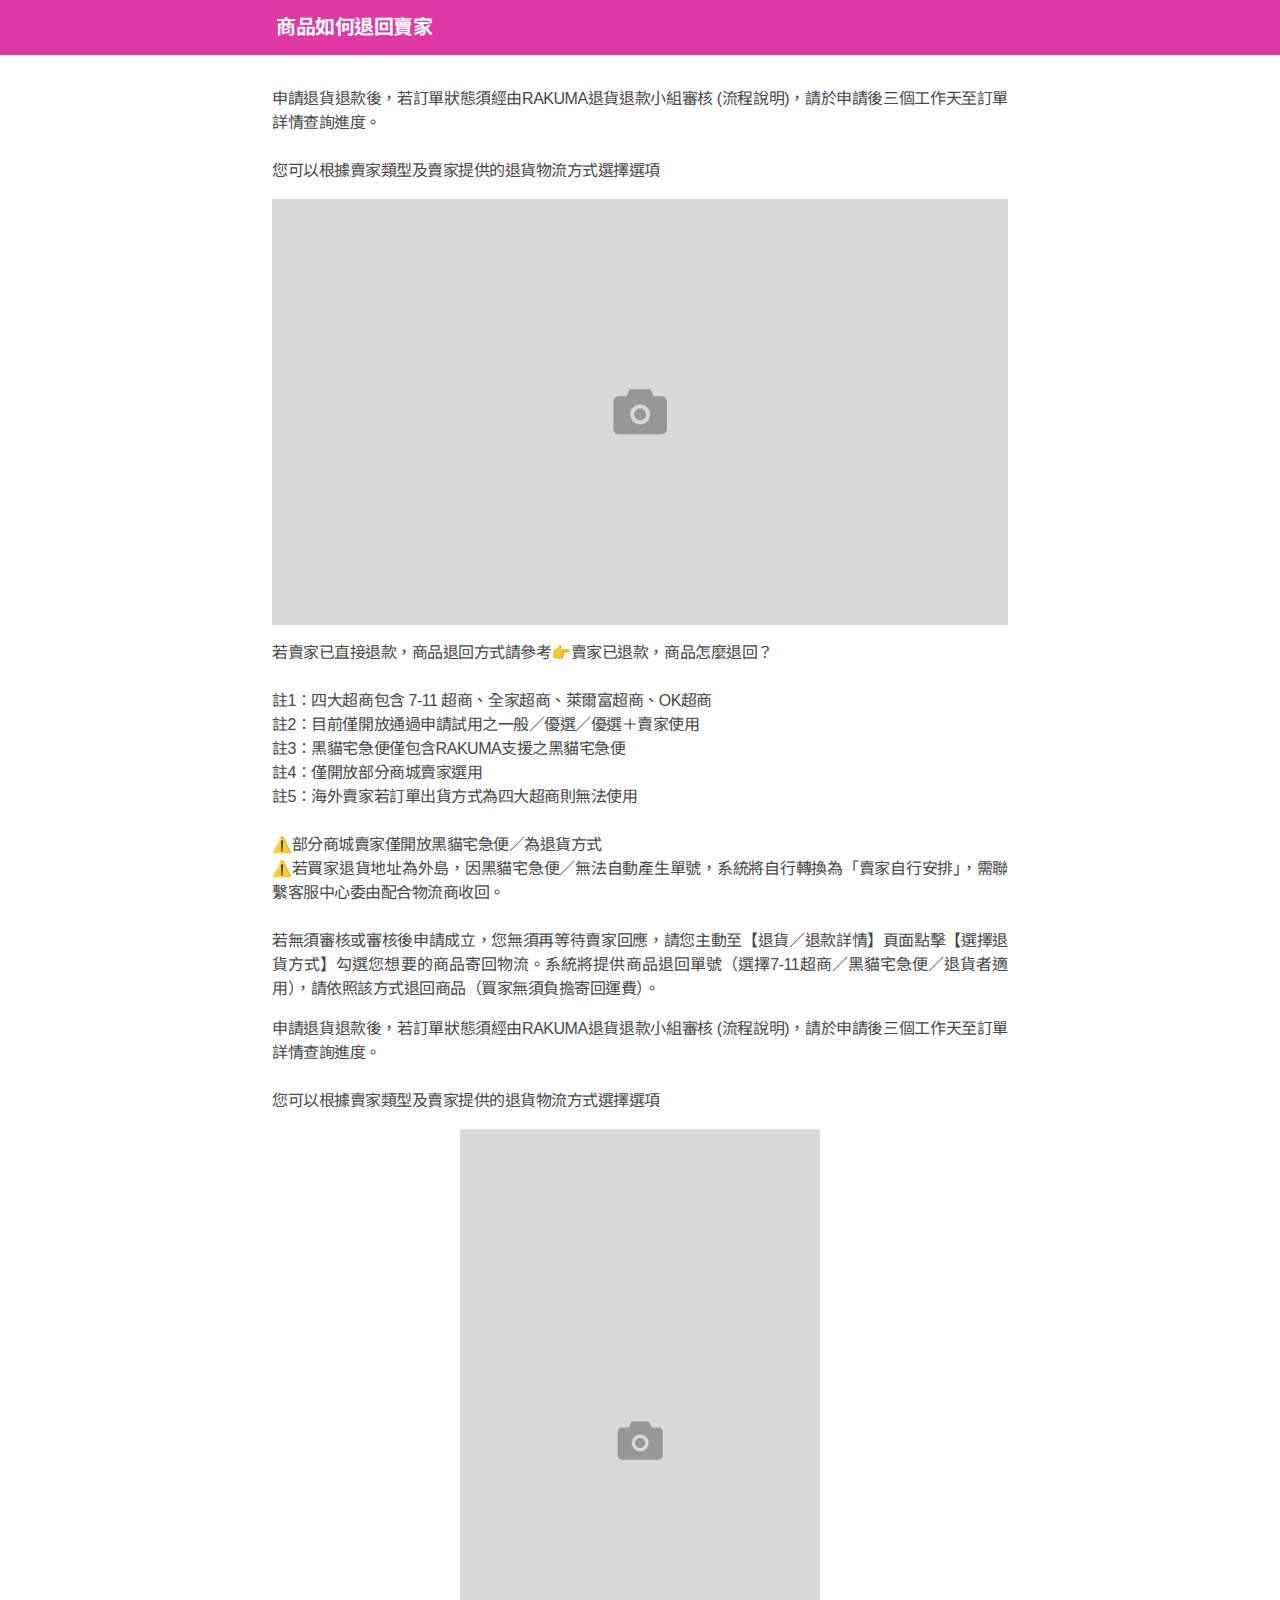
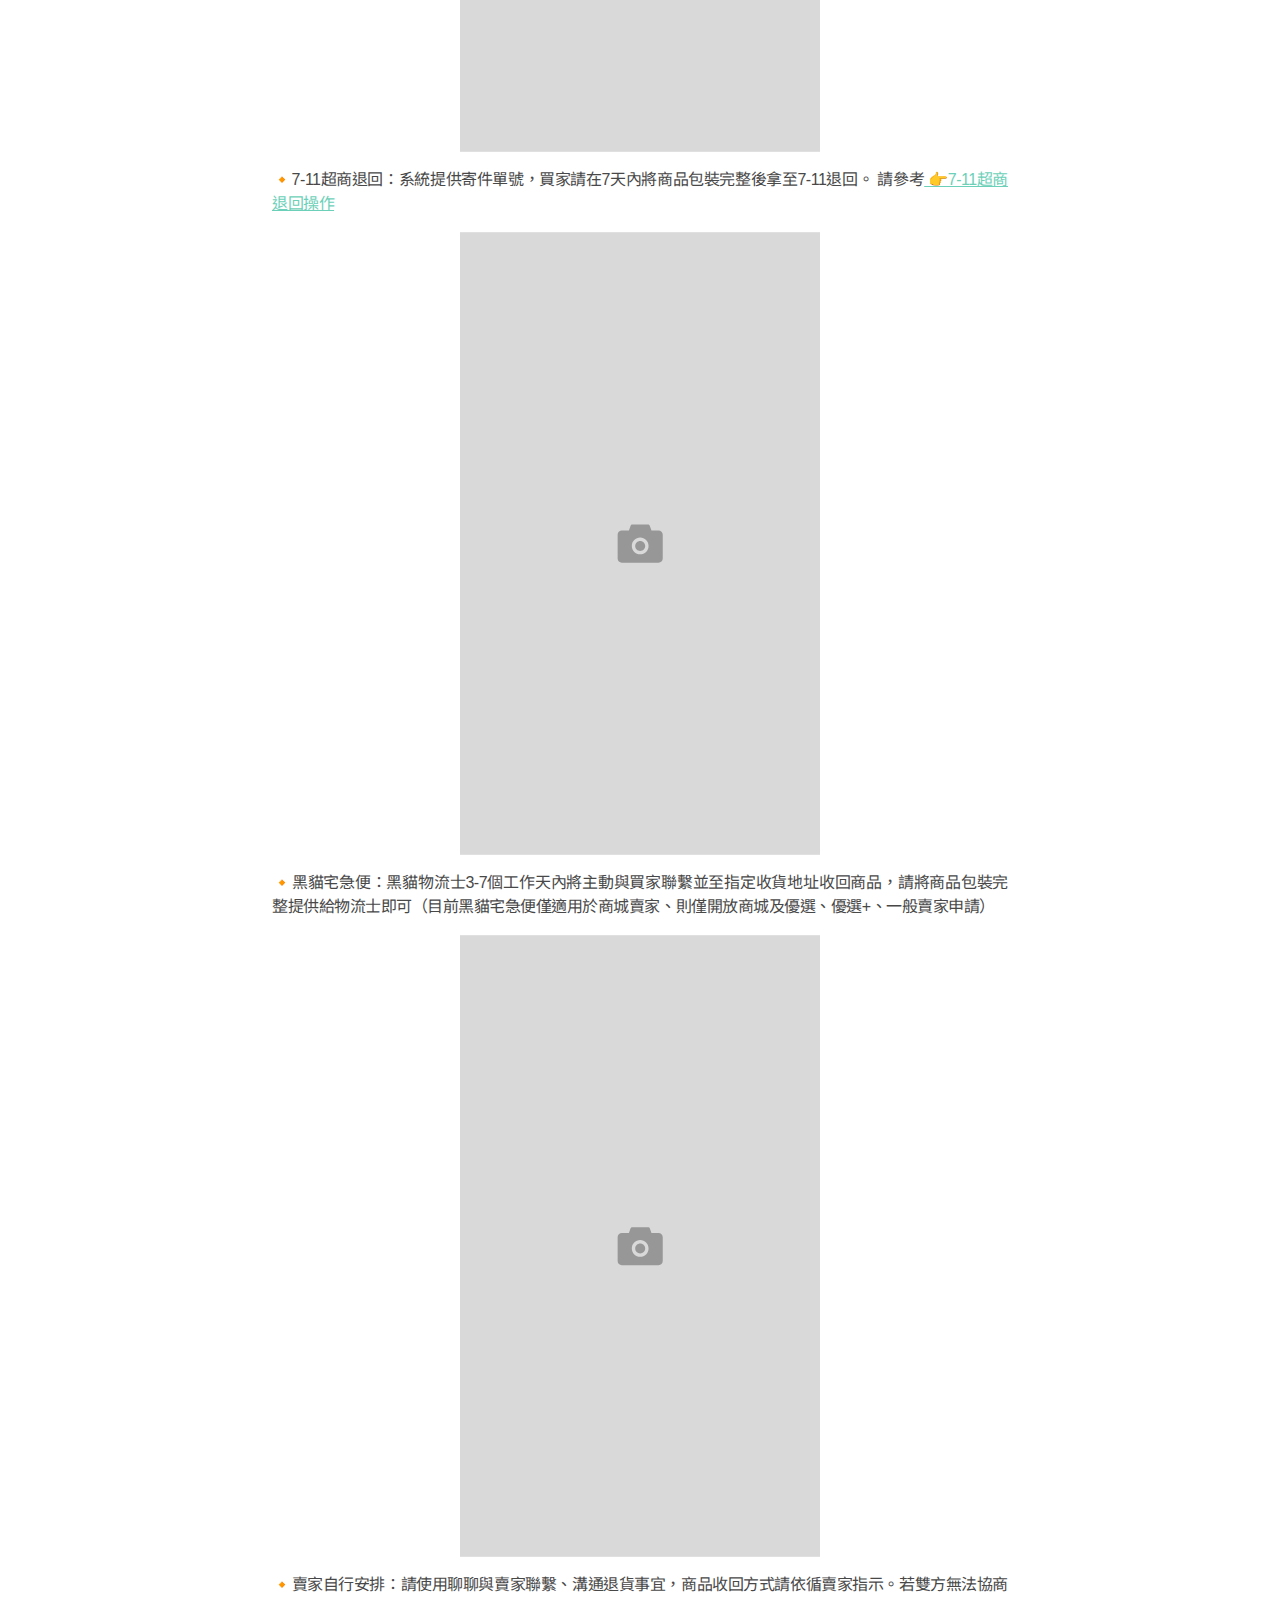
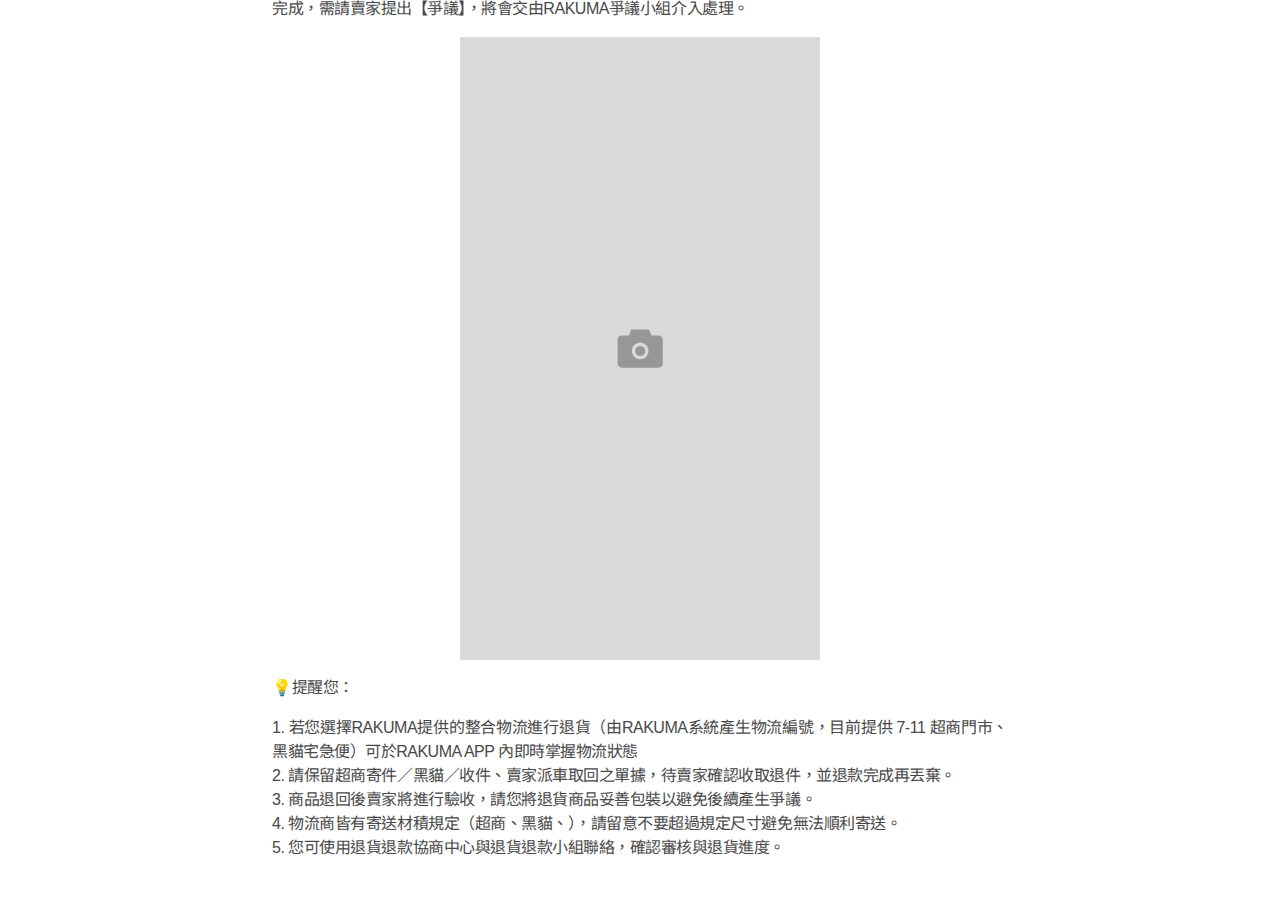
<file: article4.html>
<!DOCTYPE html>
<html lang="zh-TW">

<head>
  <meta charset="UTF-8">
  <meta name="viewport" content="width=device-width, initial-scale=1">
  <!-- Google Font -->
  <link href="https://fonts.googleapis.com/css2?family=Noto+Sans+TC:wght@400;700&display=swap" rel="stylesheet">
  <title>商品如何退回賣家</title>
  <link rel="stylesheet" href="styles.css?e0c57291fd2241369c89">
</head>
<body>
  <header>
    <h1>商品如何退回賣家</h1>
  </header>
  <article>
    <p>申請退貨退款後，若訂單狀態須經由RAKUMA退貨退款小組審核 (流程說明)，請於申請後三個工作天至訂單詳情查詢進度。 <br><br>

      您可以根據賣家類型及賣家提供的退貨物流方式選擇選項</p>
      
      <img class="cover" src="./assets/images/horizontal-pic.svg" />
    </p>
    <p>若賣家已直接退款，商品退回方式請參考👉賣家已退款，商品怎麼退回？<br><br>



      註1：四大超商包含 7-11 超商、全家超商、萊爾富超商、OK超商<br>
      
      註2：目前僅開放通過申請試用之一般／優選／優選＋賣家使用<br>
      
      註3：黑貓宅急便僅包含RAKUMA支援之黑貓宅急便<br>
      
      註4：僅開放部分商城賣家選用 <br>
      
      註5：海外賣家若訂單出貨方式為四大超商則無法使用 <br><br>
      
       
      
      ⚠️部分商城賣家僅開放黑貓宅急便／為退貨方式<br>
      
      ⚠️若買家退貨地址為外島，因黑貓宅急便／無法自動產生單號，系統將自行轉換為「賣家自行安排」，需聯繫客服中心委由配合物流商收回。<br><br>
       
      若無須審核或審核後申請成立，您無須再等待賣家回應，請您主動至【退貨／退款詳情】頁面點擊【選擇退貨方式】勾選您想要的商品寄回物流。系統將提供商品退回單號（選擇7-11超商／黑貓宅急便／退貨者適用），請依照該方式退回商品（買家無須負擔寄回運費）。</p>
      <p>申請退貨退款後，若訂單狀態須經由RAKUMA退貨退款小組審核 (流程說明)，請於申請後三個工作天至訂單詳情查詢進度。 <br><br>

        您可以根據賣家類型及賣家提供的退貨物流方式選擇選項</p>
      <p>
        <img class="contain center" src="./assets/images/mobile-pic.svg" />
      </p>
      <p>🔸7-11超商退回：系統提供寄件單號，買家請在7天內將商品包裝完整後拿至7-11退回。

        請參考<a href="#"> 👉7-11超商退回操作</a></p>

        <p>
          <img class="contain center" src="./assets/images/mobile-pic.svg" />
        </p>
    <p>🔸黑貓宅急便：黑貓物流士3-7個工作天內將主動與買家聯繫並至指定收貨地址收回商品，請將商品包裝完整提供給物流士即可（目前黑貓宅急便僅適用於商城賣家、則僅開放商城及優選、優選+、一般賣家申請）</p>
    <p>
      <img class="contain center" src="./assets/images/mobile-pic.svg" />
    </p>
    <p>🔸賣家自行安排：請使用聊聊與賣家聯繫、溝通退貨事宜，商品收回方式請依循賣家指示。若雙方無法協商完成，需請賣家提出【爭議】，將會交由RAKUMA爭議小組介入處理。</p>
      <p>
        <img class="contain center" src="./assets/images/mobile-pic.svg" />
      </p>
    <p>💡提醒您：</p>  
      
      
      

        <ol>
      <li>若您選擇RAKUMA提供的整合物流進行退貨（由RAKUMA系統產生物流編號，目前提供 7-11 超商門市、黑貓宅急便）可於RAKUMA APP 內即時掌握物流狀態
      </li>
      <li>請保留超商寄件／黑貓／收件、賣家派車取回之單據，待賣家確認收取退件，並退款完成再丟棄。
      </li>
      <li>商品退回後賣家將進行驗收，請您將退貨商品妥善包裝以避免後續產生爭議。
      </li>
      <li>物流商皆有寄送材積規定（超商、黑貓、），請留意不要超過規定尺寸避免無法順利寄送。
      </li>
      <li>您可使用退貨退款協商中心與退貨退款小組聯絡，確認審核與退貨進度。
      </li>
      
    </ol>
  </article>
</body>
</html>
</file>
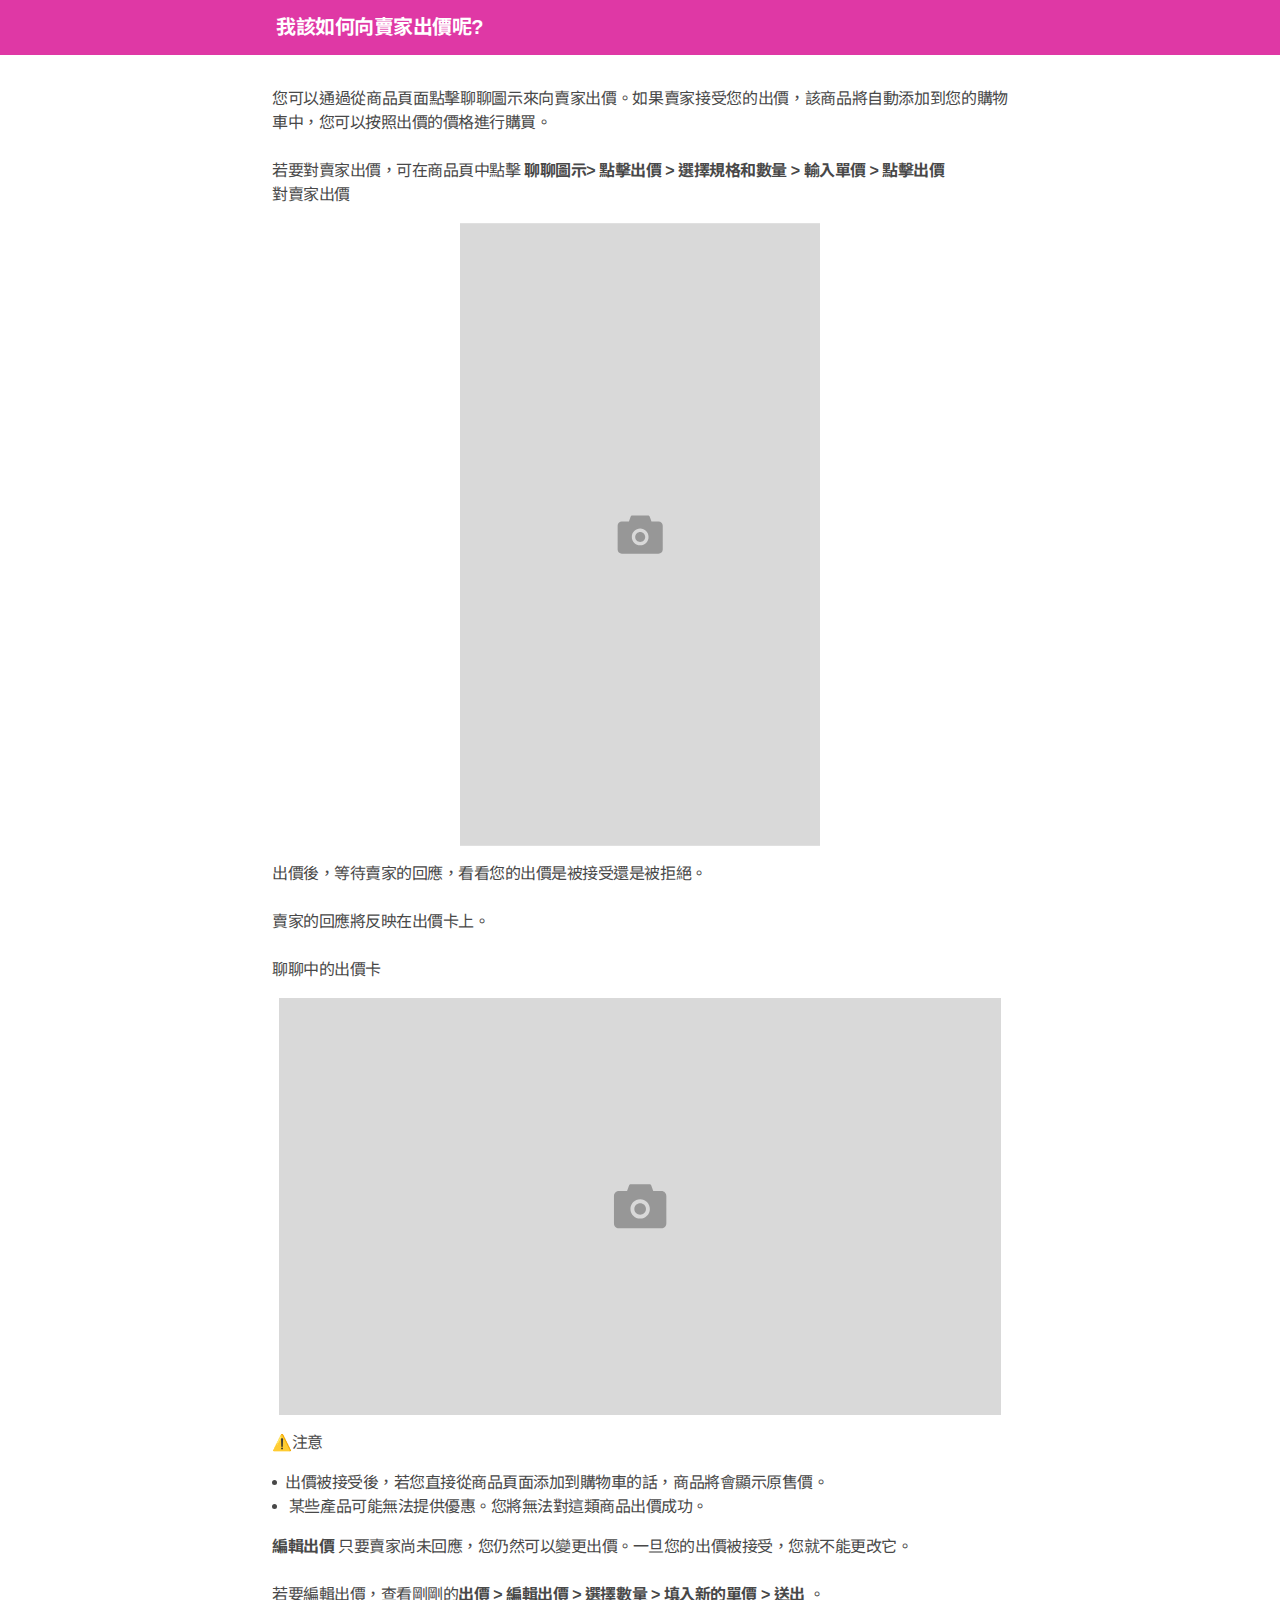
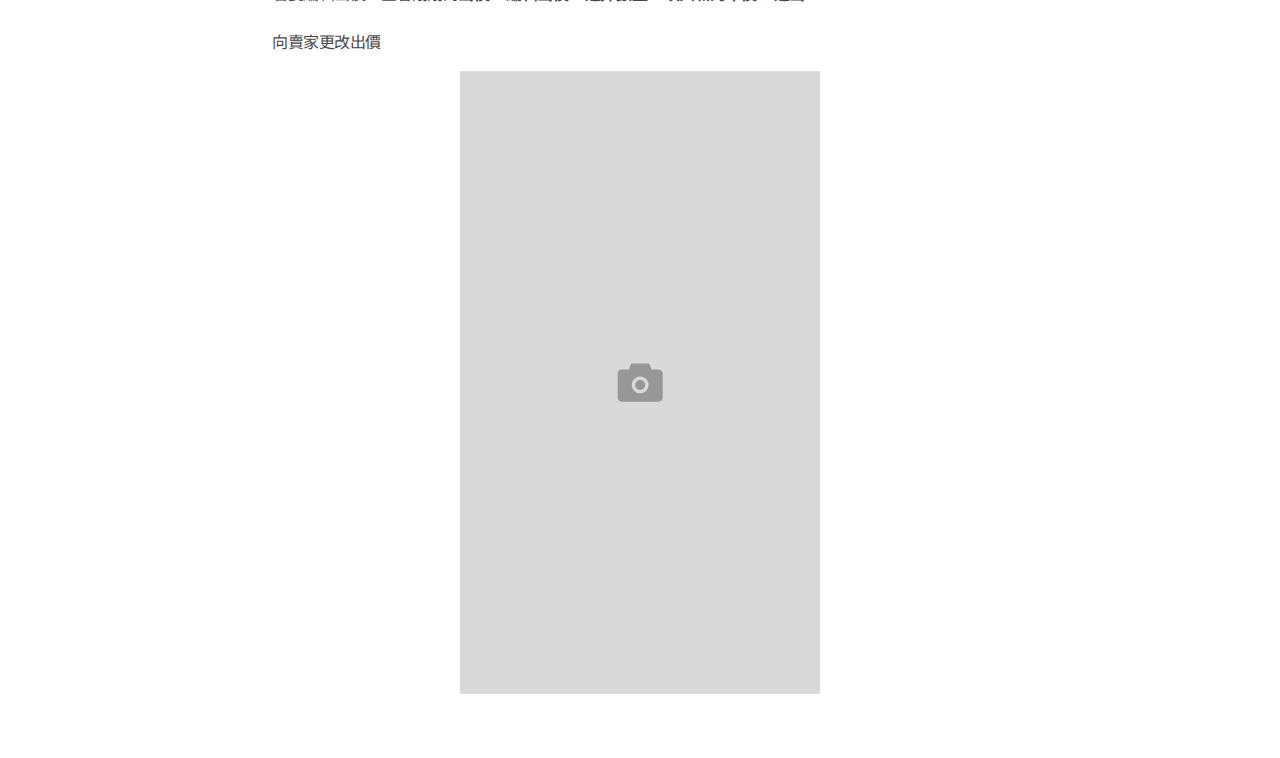
<file: article5.html>
<!DOCTYPE html>
<html lang="zh-TW">

<head>
  <meta charset="UTF-8">
  <meta name="viewport" content="width=device-width, initial-scale=1">
  <!-- Google Font -->
  <link href="https://fonts.googleapis.com/css2?family=Noto+Sans+TC:wght@400;700&display=swap" rel="stylesheet">
  <title>我該如何向賣家出價呢?</title>
  <link rel="stylesheet" href="styles.css?e0c57291fd2241369c89">
</head>
<body>
  <header>
    <h1>我該如何向賣家出價呢?</h1>
  </header>
  <article>
    <p>您可以通過從商品頁面點擊聊聊圖示來向賣家出價。如果賣家接受您的出價，該商品將自動添加到您的購物車中，您可以按照出價的價格進行購買。<br><br>
      若要對賣家出價，可在商品頁中點擊<b> 聊聊圖示> 點擊出價 > 選擇規格和數量 > 輸入單價 > 點擊出價 </b>      
      <br>
      對賣家出價
      </p>
      <p>
        <img class="contain center" src="./assets/images/mobile-pic.svg" />
      </p>
      <p>出價後，等待賣家的回應，看看您的出價是被接受還是被拒絕。 <br><br>

        賣家的回應將反映在出價卡上。<br><br>
        
        聊聊中的出價卡</p>
        <p>
          <img class="contain cover" src="./assets/images/horizontal-pic.svg" />
        </p>

        <p>⚠️注意 <br>

<ul>
  <li>出價被接受後，若您直接從商品頁面添加到購物車的話，商品將會顯示原售價。</li>
  <li> 某些產品可能無法提供優惠。您將無法對這類商品出價成功。</li>
</ul>

          
          
        <b>編輯出價</b>  
          
          只要賣家尚未回應，您仍然可以變更出價。一旦您的出價被接受，您就不能更改它。 <br><br>
          若要編輯出價，查看剛剛的<b>出價 > 編輯出價 > 選擇數量 > 填入新的單價 > 送出</b> 。 <br><br>
          向賣家更改出價</p>
          <p>
            <img class="contain center" src="./assets/images/mobile-pic.svg" />
          </p>

  </article>
</body>
</html>
</file>
<file: styles.css>
/*! normalize.css v8.0.1 | MIT License | github.com/necolas/normalize.css */
html {
    line-height: 1.15;
    -webkit-text-size-adjust: 100%
}

body {
    margin: 0
}

main {
    display: block
}

h1 {
    font-size: 2em;
    margin: .67em 0
}

hr {
    box-sizing: content-box;
    height: 0;
    overflow: visible
}

pre {
    font-family: monospace, monospace;
    font-size: 1em
}

a {
    background-color: transparent
}

abbr[title] {
    border-bottom: none;
    text-decoration: underline;
    text-decoration: underline dotted
}

b,
strong {
    font-weight: bolder
}

code,
kbd,
samp {
    font-family: monospace, monospace;
    font-size: 1em
}

small {
    font-size: 80%
}

sub,
sup {
    font-size: 75%;
    line-height: 0;
    position: relative;
    vertical-align: baseline
}

sub {
    bottom: -.25em
}

sup {
    top: -.5em
}

img {
    border-style: none
}

button,
input,
optgroup,
select,
textarea {
    font-family: inherit;
    font-size: 100%;
    line-height: 1.15;
    margin: 0
}

button,
input {
    overflow: visible
}

button,
select {
    text-transform: none
}

[type=button],
[type=reset],
[type=submit],
button {
    -webkit-appearance: button
}

[type=button]::-moz-focus-inner,
[type=reset]::-moz-focus-inner,
[type=submit]::-moz-focus-inner,
button::-moz-focus-inner {
    border-style: none;
    padding: 0
}

[type=button]:-moz-focusring,
[type=reset]:-moz-focusring,
[type=submit]:-moz-focusring,
button:-moz-focusring {
    outline: 1px dotted ButtonText
}

fieldset {
    padding: .35em .75em .625em
}

legend {
    box-sizing: border-box;
    color: inherit;
    display: table;
    max-width: 100%;
    padding: 0;
    white-space: normal
}

progress {
    vertical-align: baseline
}

textarea {
    overflow: auto
}

[type=checkbox],
[type=radio] {
    box-sizing: border-box;
    padding: 0
}

[type=number]::-webkit-inner-spin-button,
[type=number]::-webkit-outer-spin-button {
    height: auto
}

[type=search] {
    -webkit-appearance: textfield;
    outline-offset: -2px
}

[type=search]::-webkit-search-decoration {
    -webkit-appearance: none
}

::-webkit-file-upload-button {
    -webkit-appearance: button;
    font: inherit
}

details {
    display: block
}

summary {
    display: list-item
}

[hidden],
template {
    display: none
}

*,
:after,
:before {
    box-sizing: inherit
}

html {
    box-sizing: border-box;
    color: #484848;
    font-family: Helvetica Neue, Helvetica, Arial, Noto Sans TC, PingFang TC, Heiti TC, Microsoft JhengHei, Microsoft YaHei, sans-serif;
    background: #fff;
    font-size: 1em;
    letter-spacing: -.03em;
    text-align: justify;
    padding-bottom: 2em
}

@media (max-width:320px) {
    html {
        font-size: .875em
    }
}

h1 {
    font-size: 1.25em
}

h1,
h2 {
    padding: 0;
    font-weight: 700;
    margin: 1em
}

h2 {
    font-size: 1.125em
}

h3 {
    font-size: 1em;
    padding: 0;
    margin: 0;
    font-weight: 700
}

a {
    color: #6cd0b8
}

header {
    background-color: #df38a5;
    padding: 1em
}

header.gray {
    background-color: #f1f1f1
}

@media (min-width:1024px) {
    header.gray {
        padding: 2em
    }
}

header div {
    line-height: 1.5em
}

header div,
header h1 {
    margin: 0 auto;
    max-width: calc(768px - 2em)
}

header h1 {
    color: #fff;
    padding: 0
}

a.list-view-item {
    color: #484848;
    margin: -1px 1.25em 0;
    padding: 1.25em 1.75em 1.25em 0;
    background-image: url("data:image/svg+xml;charset=utf-8,%3Csvg width='15' height='15' fill='none' xmlns='http://www.w3.org/2000/svg'%3E%3Cpath d='M4 3.292L8.327 7.5 4 11.707 5.332 13 11 7.5 5.332 2 4 3.292z' fill='%23C4C4C4'/%3E%3C/svg%3E");
    background-position: 100%;
    background-repeat: no-repeat;
    border-bottom: 1px solid #f1f1f1;
    border-top: 1px solid #f1f1f1
}

a.cta-button,
a.list-view-item {
    display: block;
    text-decoration: none
}

a.cta-button {
    margin: 1.5em 1em;
    text-align: center;
    background-color: #df38a5;
    color: #fff;
    font-size: 1.25em;
    padding: 1em;
    border-radius: 7px
}

main,
nav {
    max-width: 768px;
    margin: 0 auto
}

main h1 {
    margin-top: 2em
}

@media (min-width:1024px) {
    main h1 {
        margin-top: 3em
    }
}

main div.category-layout {
    display: flex;
    justify-content: flex-start;
    flex-wrap: wrap;
    margin: 0 1em -1em
}

main div.category-layout a {
    text-decoration: none;
    color: #484848;
    flex: 0 0 33.3%;
    text-align: center;
    margin-bottom: 1em
}

main div.category-layout a img {
    display: block;
    margin: .5em auto
}

@media (min-width:768px) {
    main div.category-layout a {
        flex: 0 0 16.6%
    }
}

main p {
    margin: 1em
}

main span {
    display: inline-block
}

nav div.dropdown input[type=checkbox] {
    display: none
}

nav div.dropdown input[type=checkbox]~label {
    display: block;
    text-decoration: none;
    color: #484848;
    margin: -1px 1.25em 0;
    padding: 1.25em 1.75em 1.25em 0;
    border-bottom: 1px solid #f1f1f1;
    border-top: 1px solid #f1f1f1;
    position: relative
}

nav div.dropdown input[type=checkbox]~label:after {
    transition: transform .5s;
    content: "";
    display: block;
    width: 15px;
    height: 15px;
    right: 0;
    top: calc(50% - 7.5px);
    position: absolute;
    background-image: url("data:image/svg+xml;charset=utf-8,%3Csvg width='15' height='15' fill='none' xmlns='http://www.w3.org/2000/svg'%3E%3Cpath d='M11.707 4L7.5 8.327 3.293 4 2 5.332 7.5 11 13 5.332 11.707 4z' fill='%23C4C4C4'/%3E%3C/svg%3E")
}

nav div.dropdown input[type=checkbox]~div {
    display: block;
    overflow: hidden;
    max-height: 0;
    transition: all .5s;
    margin: 0 1.25em;
    background-color: #f1f1f1
}

nav div.dropdown input[type=checkbox]~div a.list-view-item {
    margin: 0;
    padding: 1.25em 1.75em 1.25em .5em;
    border-bottom: 1px solid #fff
}

nav div.dropdown input[type=checkbox]:checked~div {
    display: block;
    max-height: 100vh
}

nav div.dropdown input[type=checkbox]:checked~label:after {
    transform: rotate(-180deg)
}

article {
    max-width: 768px;
    margin: 0 auto;
    padding: 1em;
    line-height: 1.5em
}

article h1,
article h2 {
    margin: 1em 0;
    padding: 0
}

article ol,
article ul {
    padding: 0;
    list-style-position: inside
}

article ul {
    list-style: none
}

article ul li:before {
    content: "";
    display: inline-block;
    width: 5px;
    height: 5px;
    border-radius: 5px;
    background-color: #484848;
    margin: 0 .5em .2em 0
}

article img {
    width: 100%;
}

article img.contain {
    display: block;
    padding: 0% 1%;
}

article img.cover {
    display: block;
    width: 100%
}

article img.left {
max-width: 375px;
margin: 0 auto 0 0
}
article img.center {
    max-width: 375px;
    margin: 0 auto ;
    }

article img.right {
    max-width: 375px;
    margin: 0 0 0 auto
}
.half{
    display:inline-block;
    float: left;
    width: 50%;

}
.two-images{
    margin:0;
    max-width:780px;
    display:block;
    width: 100%;
}
@media (max-width:500px) {
    .half{

    width: 100%;
}
}
.video {
    aspect-ratio: 16 / 9;
    width: 100%;
  }
</file>
